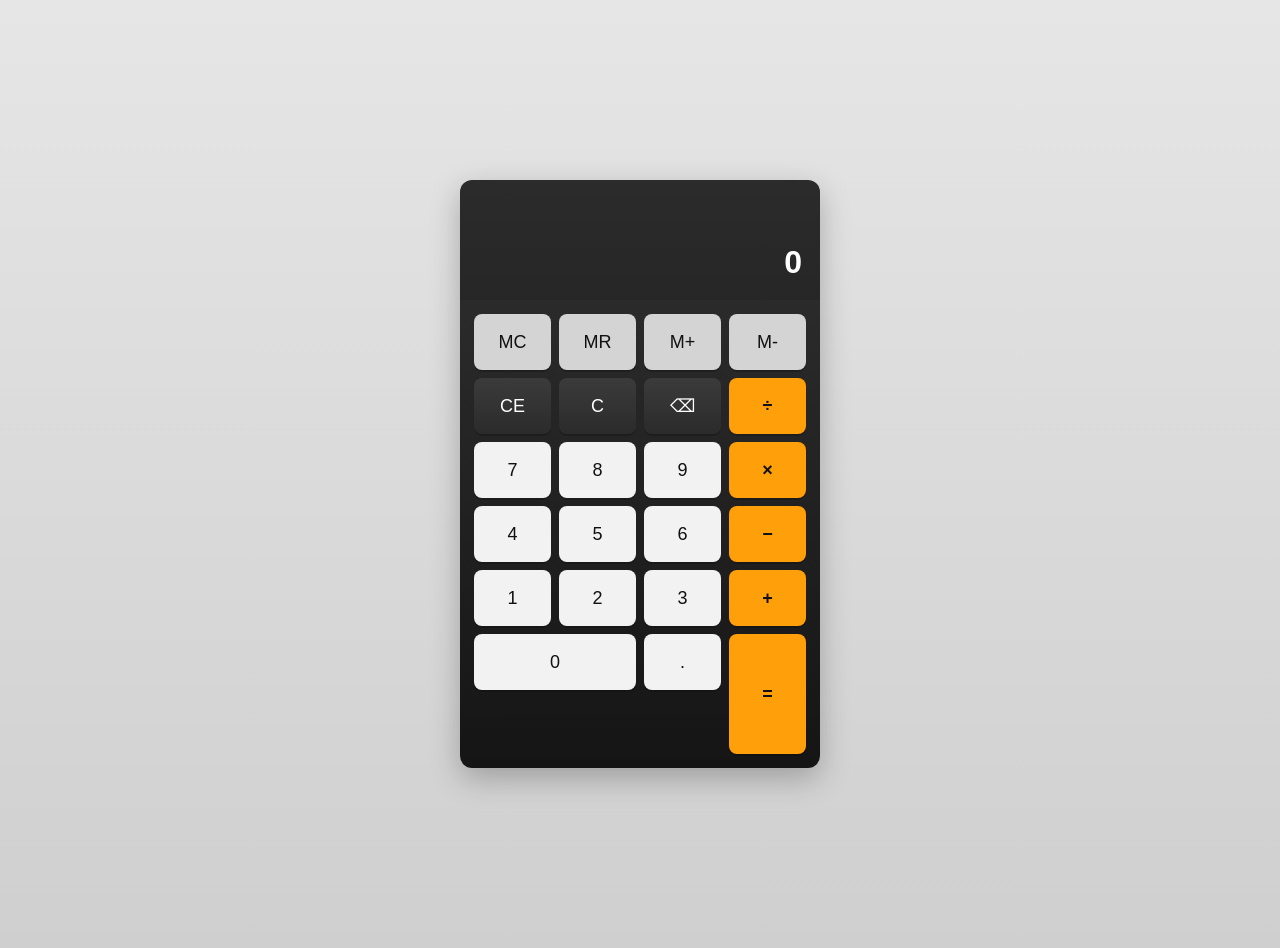
<file: 27.10.25. Calculadora (2)/index.html>
<!doctype html>
<html lang="es">
<head>
    <meta charset="utf-8" />
    <meta name="viewport" content="width=device-width,initial-scale=1" />
    <title>Calculadora</title>
    <script type="text-script" src="formula.js"></script>
    <link rel="stylesheet" href="estilos.css">

</head>
<body>
    <div class="calc" role="application" aria-label="Calculadora">
        <div class="screen">
            <div class="memory-indicator" id="mem"> </div>
            <div class="expression" id="expr"></div>
            <div class="result" id="display">0</div>
        </div>

        <div class="keys" role="group" aria-label="Teclado calculadora">
            <button class="btn-fn" data-action="mc">MC</button>
            <button class="btn-fn" data-action="mr">MR</button>
            <button class="btn-fn" data-action="mplus">M+</button>
            <button class="btn-fn" data-action="mminus">M-</button>

            <button class="btn-secondary" data-action="clear-entry">CE</button>
            <button class="btn-secondary" data-action="clear">C</button>
            <button class="btn-secondary" data-action="back">⌫</button>
            <button class="btn-op" data-action="op">÷</button>

            <button class="btn-num" data-num="7">7</button>
            <button class="btn-num" data-num="8">8</button>
            <button class="btn-num" data-num="9">9</button>
            <button class="btn-op" data-action="op">×</button>

            <button class="btn-num" data-num="4">4</button>
            <button class="btn-num" data-num="5">5</button>
            <button class="btn-num" data-num="6">6</button>
            <button class="btn-op" data-action="op">−</button>

            <button class="btn-num" data-num="1">1</button>
            <button class="btn-num" data-num="2">2</button>
            <button class="btn-num" data-num="3">3</button>
            <button class="btn-op" data-action="op">+</button>

            <button class="btn-num btn-wide" data-num="0">0</button>
            <button class="btn-num" data-action="decimal">.</button>
            <button class="btn-equal btn-op" data-action="equal">=</button>
        </div>
    </div>
        
</body>
</html>
</file>
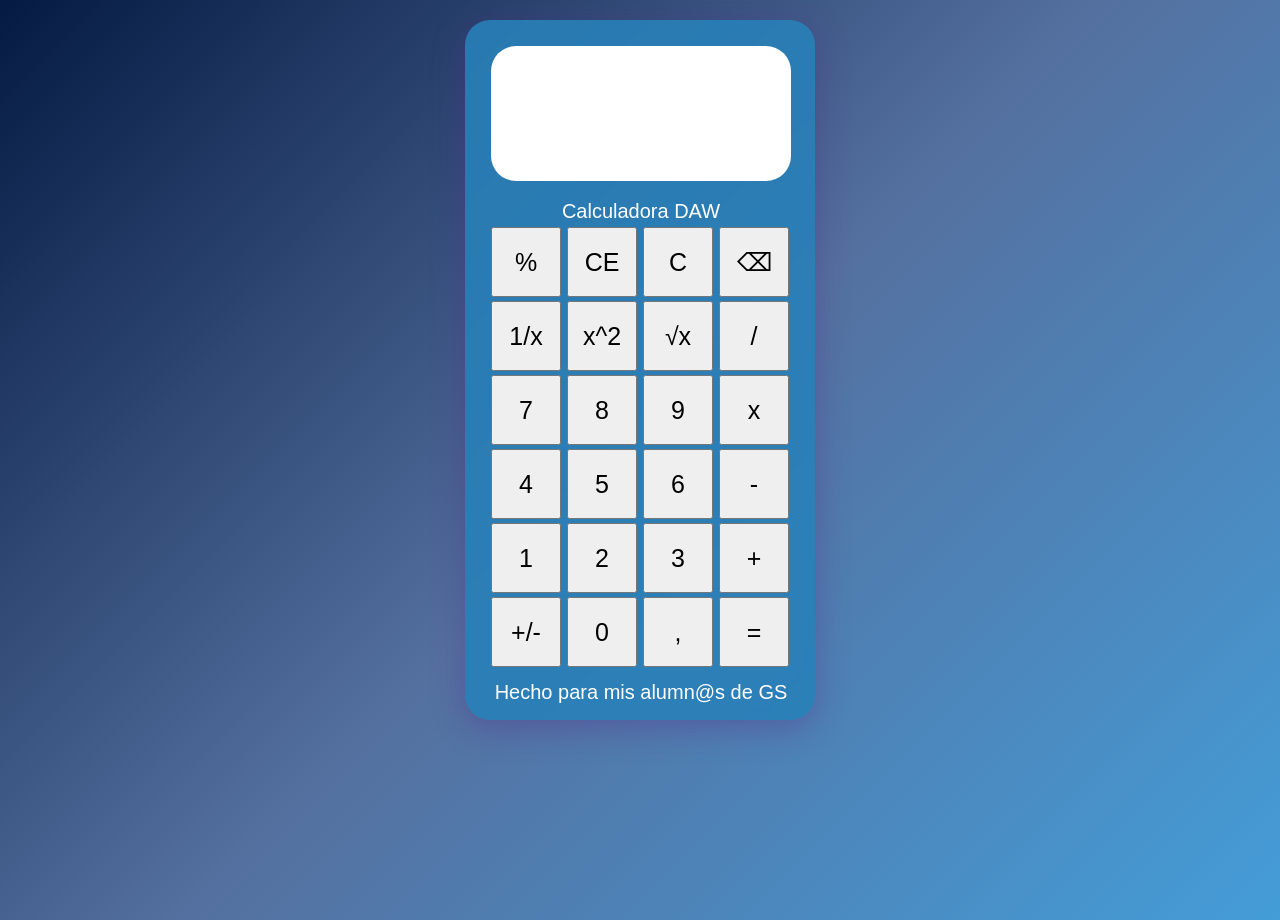
<file: 24.10.25(Calculadora)/Calculadora.html>
<!DOCTYPE html>
<html lang="es">
<head>
<meta charset="UTF-8">
<title>Calculadora con JavaScript</title>
<link type="text/css" href="estilo.css" rel="stylesheet">
<script src="funcionalidad.js"></script>
</head>
<body onload="init();">
<table class="calculadora">
<tr>
  <td colspan="4">
    <div id="pantalla">
      <div id="expresion">
        <span id="operandoA"></span>
        <span id="operacionDisplay"></span>
        <span id="operandob"></span>
      </div>
      <div id="resultado"></div>
    </div>
  </td>
</tr>
<tr>
  <td colspan="4"><span id="curso">Calculadora DAW</span></td>
</tr>
<tr>
  <td><button id="porcentaje">%</button></td>
  <td><button id="borrarEntrada">CE</button></td>
  <td><button id="reset">C</button></td>
  <td><button id="backspace">⌫</button></td>
</tr>
<tr>
  <td><button id="inverso">1/x</button></td>
  <td><button id="potencia">x^2</button></td>
  <td><button id="raiz">√x</button></td>
  <td><button id="division">/</button></td>
</tr>
<tr>
  <td><button id="siete">7</button></td>
  <td><button id="ocho">8</button></td>
  <td><button id="nueve">9</button></td>
  <td><button id="multiplicacion">x</button></td>
</tr>

<tr>
  <td><button id="cuatro">4</button></td>
  <td><button id="cinco">5</button></td>
  <td><button id="seis">6</button></td>
  <td><button id="resta">-</button></td>
</tr>
<tr>
  <td><button id="uno">1</button></td>
  <td><button id="dos">2</button></td>
  <td><button id="tres">3</button></td>
  <td><button id="suma">+</button></td>
</tr>
<tr>
  <td><button id="cambioValor">+/-</button></td>
  <td><button id="cero">0</button></td>
  <td><button id="coma">,</button></td>
  <td><button id="igual">=</button></td>
</tr>
<tr>
  <td colspan="4"><span id="creditos">Hecho para mis alumn@s de GS</span></td>
</tr>
</table>
</body>
</html>
</file>
<file: 27.10.25. Calculadora (2)/estilos.css>
:root{
            --bg:#e6e6e6;
            --panel:#2b2b2b;
            --btn:#f2f2f2;
            --op:#ff9f0a;
            --accent:#d4d4d4;
            a--display-bg:#1f1f1f;
            --display-color:#fff;
            --glass: rgba(255,255,255,0.06);
        }
        html,body{
            height:100%;
            margin:0;
            font-family: "Segoe UI", Roboto, Arial, sans-serif;
            background:linear-gradient(180deg,var(--bg),#cfcfcf);
            display:flex;
            align-items:center;
            justify-content:center;
            padding:24px;
        }
        .calc {
            width:360px;
            border-radius:12px;
            overflow:hidden;
            box-shadow:0 10px 30px rgba(0,0,0,0.25);
            background:linear-gradient(180deg,var(--panel),#151515);
            color:#fff;
        }
        .screen {
            padding:18px;
            background:linear-gradient(180deg,var(--display-bg),#0f0f0f);
            display:flex;
            flex-direction:column;
            gap:6px;
        }
        .memory-indicator{
            font-size:12px;
            color:var(--accent);
            height:16px;
        }
        .expression {
            font-size:14px;
            color:var(--accent);
            min-height:18px;
            text-align:right;
            word-break:break-all;
        }
        .result {
            font-size:32px;
            text-align:right;
            color:var(--display-color);
            font-weight:600;
            min-height:38px;
        }
        .keys {
            display:grid;
            grid-template-columns: repeat(4, 1fr);
            gap:8px;
            padding:14px;
            background:linear-gradient(180deg, rgba(255,255,255,0.02), transparent);
        }
        button {
            height:56px;
            border-radius:8px;
            border:0;
            font-size:18px;
            cursor:pointer;
            box-shadow: 0 2px 0 rgba(0,0,0,0.2);
            transition:transform .06s ease, box-shadow .06s ease;
            user-select:none;
        }
        button:active{ transform:translateY(1px); box-shadow:none; }
        .btn-fn { background:var(--accent); color:#111; }
        .btn-op { background:var(--op); color:#111; font-weight:700; }
        .btn-num { background:var(--btn); color:#111; }
        .btn-wide { grid-column: span 2; }
        .btn-secondary { background:linear-gradient(180deg,#3b3b3b,#2b2b2b); color:#fff; }
        .btn-equal { grid-column: span 1; height:120px; align-self:stretch; border-radius:8px; }
        @media (max-width:420px){
            .calc{ width:320px; }
            .result{ font-size:28px; }
            button{ height:52px; font-size:16px; }
        }
</file>
<file: 24.10.25(Calculadora)/estilo.css>
body{
  background: linear-gradient(135deg, #041a42 0%, #54709f 50%, #449dd8 100%);
  min-height: 100vh;
  margin: 0;
  font-family: Arial, Helvetica, sans-serif;
}
.calculadora{
  display:block;
  margin: 20px auto;
  padding:23px;
  background: rgba(41, 128, 185, 0.9);
  width:350px;
  height:700px;
  border-radius: 25px;
  box-shadow: 0 8px 32px 0 rgba(90, 38, 135, 0.37);
  backdrop-filter: blur(4px);
}
.calculadora td button{
  display:block;
  width:70px;
  height: 70px;
  font-size: 25px;
}
#creditos{
  display:block;
  padding-top:10px;
  color:#fff;
  text-align: center;
  width:300px;
  font-size: 20px;
}
#pantalla {
  width: 300px;
  background-color: #fff;
  border-radius: 25px;
  padding: 15px;
  margin-bottom: 15px;
  box-sizing: border-box;
}

#expresion {
  min-height: 30px;
  text-align: right;
  font-size: 20px;
  color: #666;
  margin-bottom: 5px;
  padding: 5px;
}

#operandoA, #operacionDisplay, #operandob {
  display: inline-block;
  margin: 0 3px;
}

#operandoA {
  color: #333;
}

#operacionDisplay {
  color: #2980b9;
  font-weight: bold;
}

#operandob {
  color: #333;
}

#resultado {
  text-align: right;
  font-size: 40px;
  min-height: 50px;
  padding: 5px;
  color: #000;
  word-wrap: break-word;
  overflow-x: auto;
}
#curso{
  display:block;
  text-align: center;
  color:#fff;
  font-size: 20px;
}
</file>
